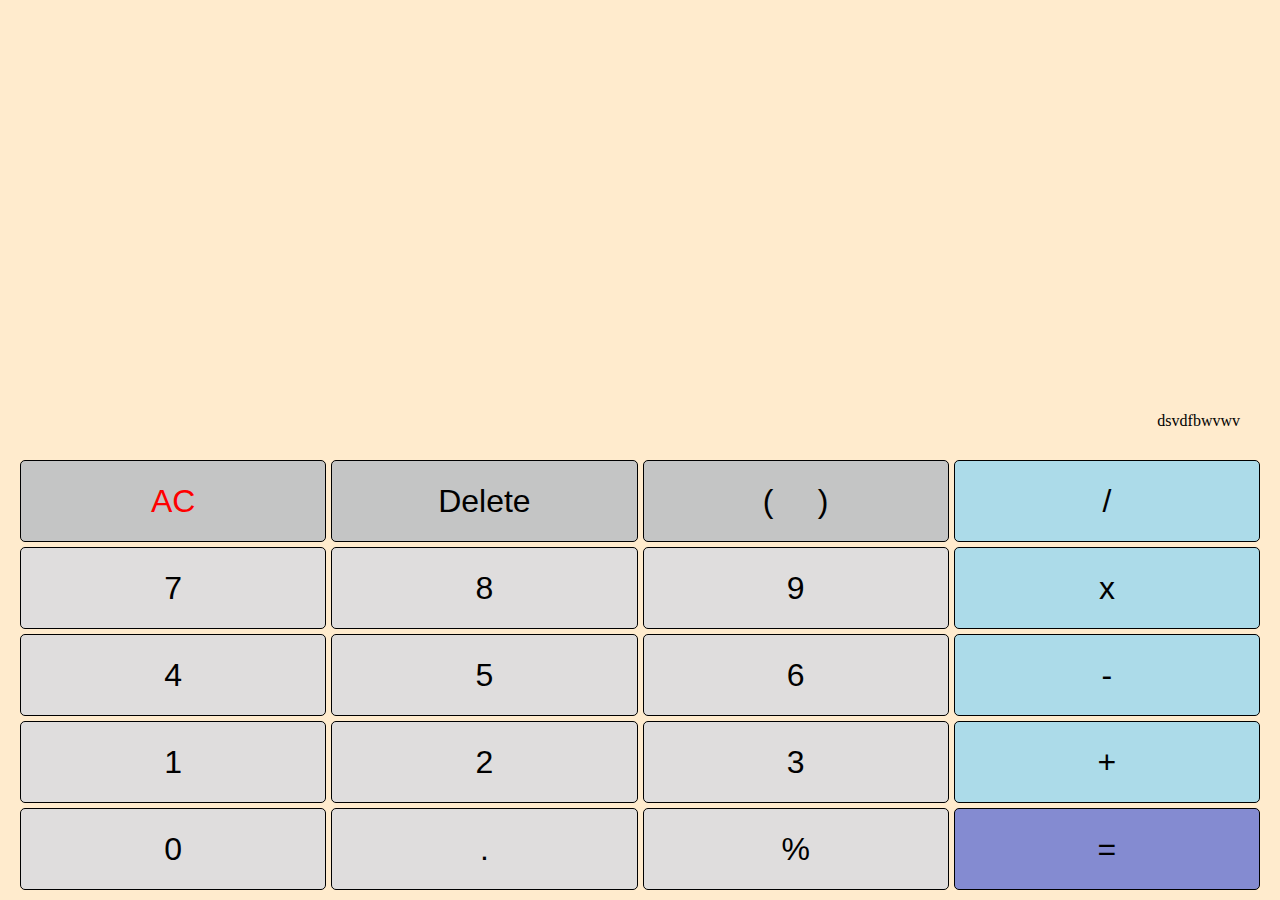
<file: calculator/index.html>
<!DOCTYPE html>
<html lang="en">

<head>
    <meta charset="UTF-8">
    <meta name="viewport" content="width=device-width, initial-scale=1.0">
    <title>Calculator</title>
    <link rel="stylesheet" href="style.css">
    <script src="script.js"></script>
</head>

<body>
    <div class="output">
        <p id="return">dsvdfbwvwv</p>
    </div>
    <section class="calc-buttons">
        <button class="btn1">AC</button>
        <button class="btn2">Delete</button>
        <button class="btn3">(&nbsp; &nbsp; &nbsp;)</button>
        <button id="/" class="btn4">/</button>
        <button id="7" class="btn5">7</button>
        <button id="8" class="btn6">8</button>
        <button id="9" class="btn7">9</button>
        <button id="X" class="btn8">x</button>
        <button id="4" class="btn9">4</button>
        <button id="5" class="btn10">5</button>
        <button id="6" class="btn11">6</button>
        <button id="-" class="btn12">-</button>
        <button id="1" class="btn13">1</button>
        <button id="2" class="btn14">2</button>
        <button id="3" class="btn15">3</button>
        <button id="+" class="btn16">+</button>
        <button id="0" class="btn17">0</button>
        <button id="." class="btn18">.</button>
        <button id="%" class="btn19">%</button>
        <button id="=" class="btn20">=</button>
    </section>
</body>

</html>
</file>
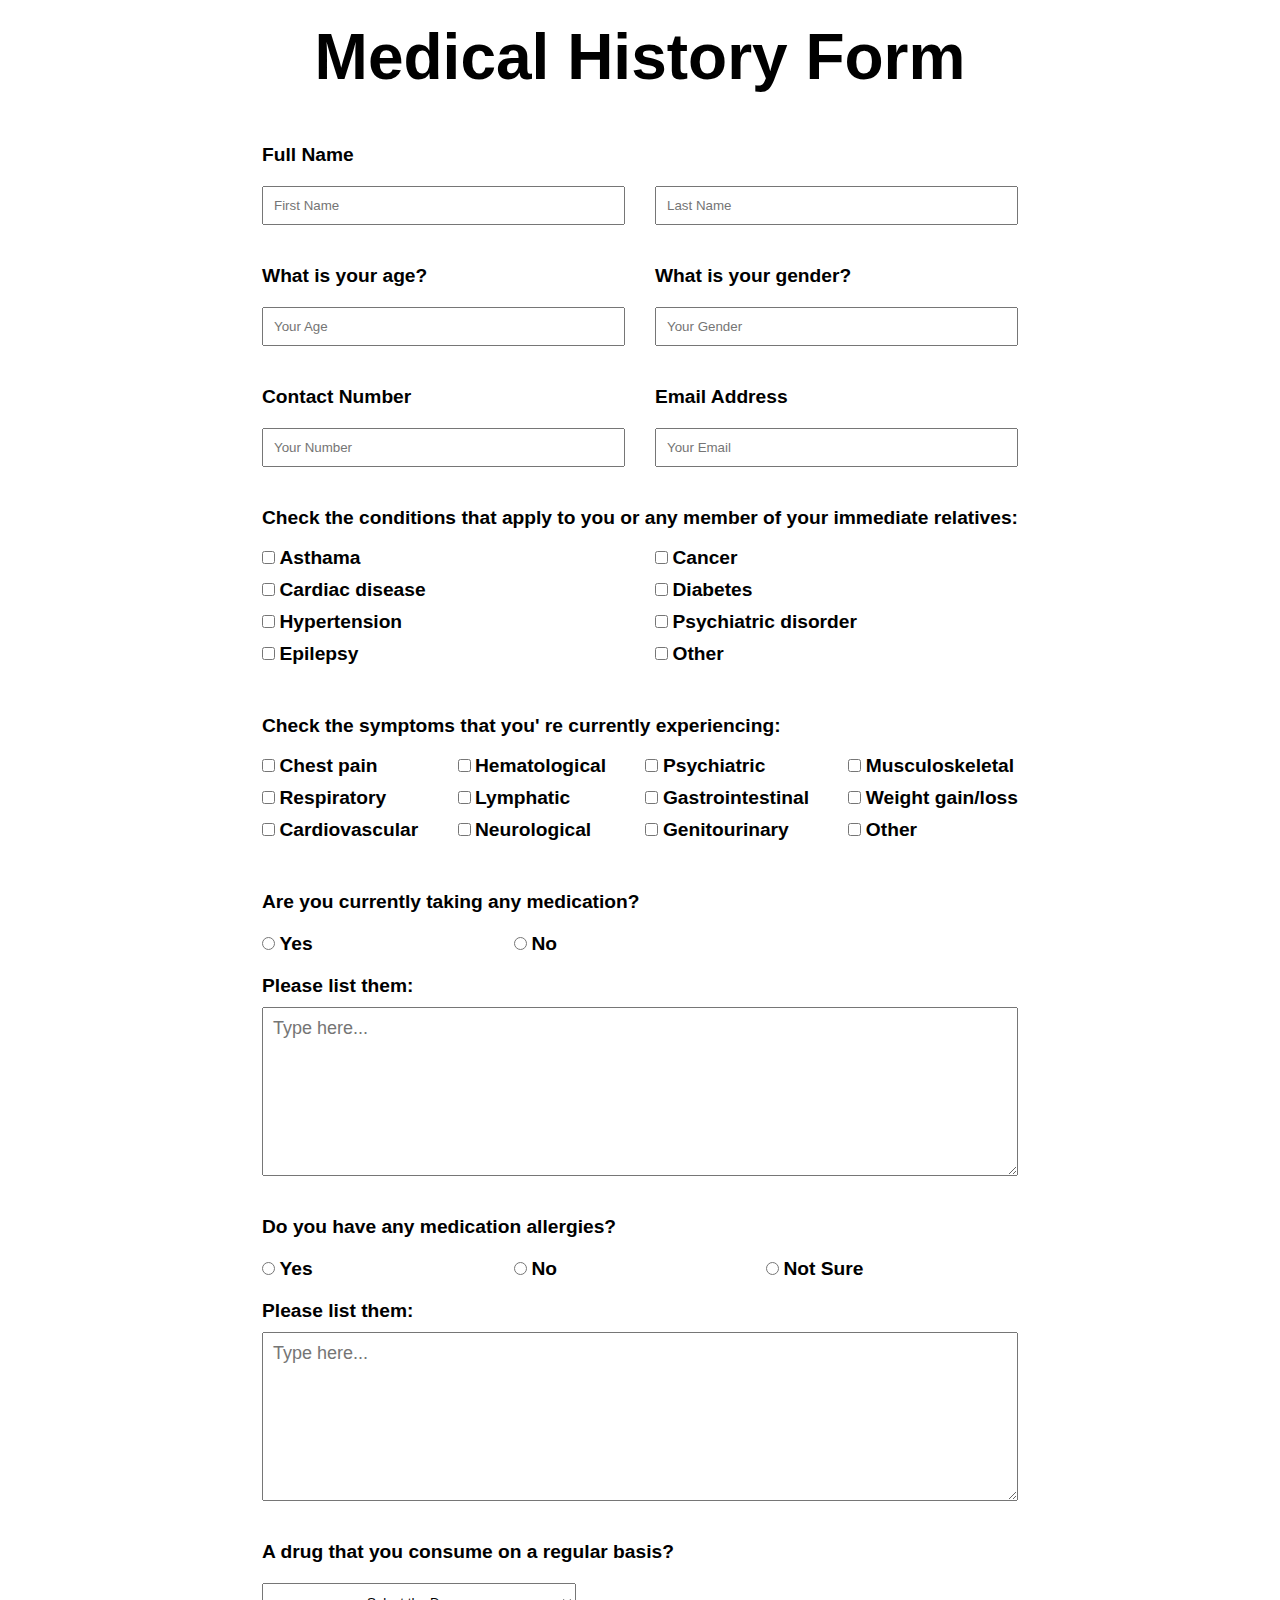
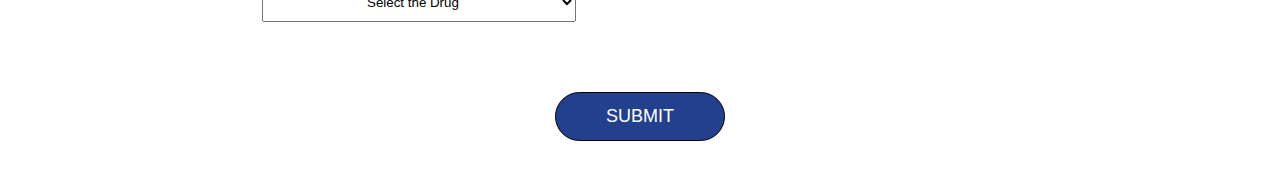
<file: forms/index.html>
<!DOCTYPE html>
<html lang="en">

<head>
    <meta charset="UTF-8">
    <meta name="viewport" content="width=device-width, initial-scale=1.0">
    <title>Forms</title>
    <link rel="stylesheet" href="style.css">
    <script src="script.js"></script>
</head>

<body>
    <header>
        <h1>Medical History Form</h1>
    </header>

    <form action="">
        <!-- Person -->

        <label for="fullName">Full Name</label>
        <div class="fullName" id="fullName">
            <input type="text" name="fullName" class="name" id="firstName" placeholder="First Name">
            <input type="text" name="fullName" class="name" id="lastName" placeholder="Last Name">
        </div>

        <div class="age-gender" id="age-gender">
            <div class="agDiv">
                <label for="age">What is your age?</label>
                <input type="number" name="age" id="age" class="yourAG" placeholder="Your Age">
            </div>
            <div class="agDiv">
                <label for="gender">What is your gender?</label>
                <input type="text" name="gender" id="gender" class="yourAG" placeholder="Your Gender">
            </div>
        </div>

        <div class="contact" id="contact">
            <div class="neDiv">
                <label for="contactNumber">Contact Number</label>
                <input type="tel" name="contactNumber" id="contactNumber" class="numEmail" placeholder="Your Number">
            </div>

            <div class="neDiv">
                <label for="email">Email Address</label>
                <input type="tel" name="email" id="email" class="numEmail" placeholder="Your Email">
            </div>
        </div>

        <!-- conditions -->
        <div class="condition">
            <label for="conditions">Check the conditions that apply to you or any member of your immediate
                relatives:</label><br>

            <div class="condition-checkboxes">
                <div class="cndt-box">
                    <div>
                        <input type="checkbox" name="condition" id="condition-1" value="Asthama">
                        <label for="condition-1">Asthama</label>
                    </div>
                    <div>
                        <input type="checkbox" name="condition" id="condition-2" value="Cardiac disease">
                        <label for="condition-2">Cardiac disease</label>
                    </div>
                    <div>
                        <input type="checkbox" name="condition" id="condition-3" value="Hypertension">
                        <label for="condition-3">Hypertension</label>
                    </div>
                    <div>
                        <input type="checkbox" name="condition" id="condition-4" value="Epilepsy">
                        <label for="condition-4">Epilepsy</label>
                    </div>
                </div>
                <div class="cndt-box">
                    <div>
                        <input type="checkbox" name="condition" id="condition-5" value="Cancer">
                        <label for="condition-5">Cancer</label>
                    </div>
                    <div>
                        <input type="checkbox" name="condition" id="condition-6" value="Diabetes">
                        <label for="condition-6">Diabetes</label>
                    </div>
                    <div>
                        <input type="checkbox" name="condition" id="condition-7" value="Psychiatric disorder">
                        <label for="condition-7">Psychiatric disorder</label>
                    </div>
                    <div>
                        <input type="checkbox" name="condition" id="condition-8" value="Other">
                        <label for="condition-8">Other</label>
                    </div>
                </div>
            </div>
            <input type="text" class="other-option" id="other-option" placeholder="Type other options here...">
        </div>

        <!-- symptoms -->
        <div class="symptoms">

            <label for="symptoms">Check the symptoms that you' re currently experiencing:</label><br>

            <div class="symptoms-checkboxes">
                <div class="symtm-box">
                    <div>
                        <input type="checkbox" name="symptom" id="symptom-1" value="Chest pain">
                        <label for="symptom-1">Chest pain</label>
                    </div>
                    <div>
                        <input type="checkbox" name="symptom" id="symptom-2" value="Respiratory">
                        <label for="symptom-2">Respiratory</label>
                    </div>
                    <div>
                        <input type="checkbox" name="symptom" id="symptom-3" value="Cardiovascular">
                        <label for="symptom-3">Cardiovascular</label>
                    </div>
                </div>

                <div class="symtm-box">
                    <div>
                        <input type="checkbox" name="symptom" id="symptom-4" value="Hematological">
                        <label for="symptom-4">Hematological</label><br>
                    </div>
                    <div>
                        <input type="checkbox" name="symptom" id="symptom-5" value="Lymphatic">
                        <label for="symptom-5">Lymphatic</label>
                    </div>
                    <div>
                        <input type="checkbox" name="symptom" id="symptom-6" value="Neurological">
                        <label for="symptom-6">Neurological</label>
                    </div>
                </div>

                <div class="symtm-box">
                    <div>
                        <input type="checkbox" name="symptom" id="symptom-7" value="Psychiatric">
                        <label for="symptom-7">Psychiatric</label>
                    </div>
                    <div>
                        <input type="checkbox" name="symptom" id="symptom-8" value="Gastrointestinal">
                        <label for="symptom-8">Gastrointestinal</label>
                    </div>
                    <div>
                        <input type="checkbox" name="symptom" id="symptom-9" value="Genitourinary">
                        <label for="symptom-9">Genitourinary</label>
                    </div>
                </div>

                <div class="symtm-box">
                    <div>
                        <input type="checkbox" name="symptom" id="symptom-10" value="Musculoskeletal">
                        <label for="symptom-10">Musculoskeletal</label>
                    </div>
                    <div>
                        <input type="checkbox" name="symptom" id="symptom-11" value="Weight gain/loss">
                        <label for="symptom-11">Weight gain/loss</label>
                    </div>
                    <div>
                        <input type="checkbox" name="symptom" id="symptom-12" value="Other">
                        <label for="symptom-12">Other</label>
                    </div>
                </div>
            </div>
            <input type="text" class="other-option" id="other-option-sym" placeholder="Type other options here...">
        </div>

        <!-- On medication -->
        <div class="medication">
            <label for="onMedication">Are you currently taking any medication?</label>

            <div class="radio-yn">
                <div>
                    <input type="radio" name="medication" id="yes">
                    <label for="yes">Yes</label>
                </div>
                <div>
                    <input type="radio" name="medication" id="no">
                    <label for="no">No</label>
                </div>
                <div></div>
            </div>

            <div class="currentMedi">
                <label for="allMedications">Please list them:</label>
                <textarea name="allMedications" id="allMedications" class="input-medi" placeholder="Type here..."
                    rows="7"></textarea>
            </div>
        </div>
        <!-- Allergies -->
        <div class="medi-allergies">
            <label for="medicationallergies">Do you have any medication allergies?</label>

            <div class="radio-ynNs">
                <div>
                    <input type="radio" name="allergies" id="yes">
                    <label for="yes">Yes</label>
                </div>
                <div>
                    <input type="radio" name="allergies" id="no">
                    <label for="no">No</label>
                </div>
                <div>
                    <input type="radio" name="allergies" id="notSure">
                    <label for="notSure">Not Sure</label>
                </div>
            </div>
            <div class="currentalrg">
                <label for="allAllergies">Please list them:</label>
                <textarea name="allAllergies" id="allAllergies" class="input-alrg" placeholder="Type here..."
                    rows="7"></textarea>

            </div>
        </div>

        <!-- drugs -->
        <div class="drugs">
            <label for="useDrugs">A drug that you consume on a regular basis?</label><br>

            <select name="drugs" id="useDrugs">
                <option value="">Select the Drug</option>
                <option value="marijuana">Marijuana</option>
                <option value="cocaine">Cocaine</option>
                <option value="meth">Meth</option>
                <option value="lsd">LSD</option>
                <option value="Melatonin">Melatonin</option>
                <option value="liquor">Liquor</option>
                <option value="tobacco">Tobacco</option>
            </select>
        </div>

        <div class="sbmt-btn">
            <button type="submit" id="submit" onclick="execute()">SUBMIT</button>
        </div>
    </form>
    <div id="show-out"></div>
</body>

</html>
</file>
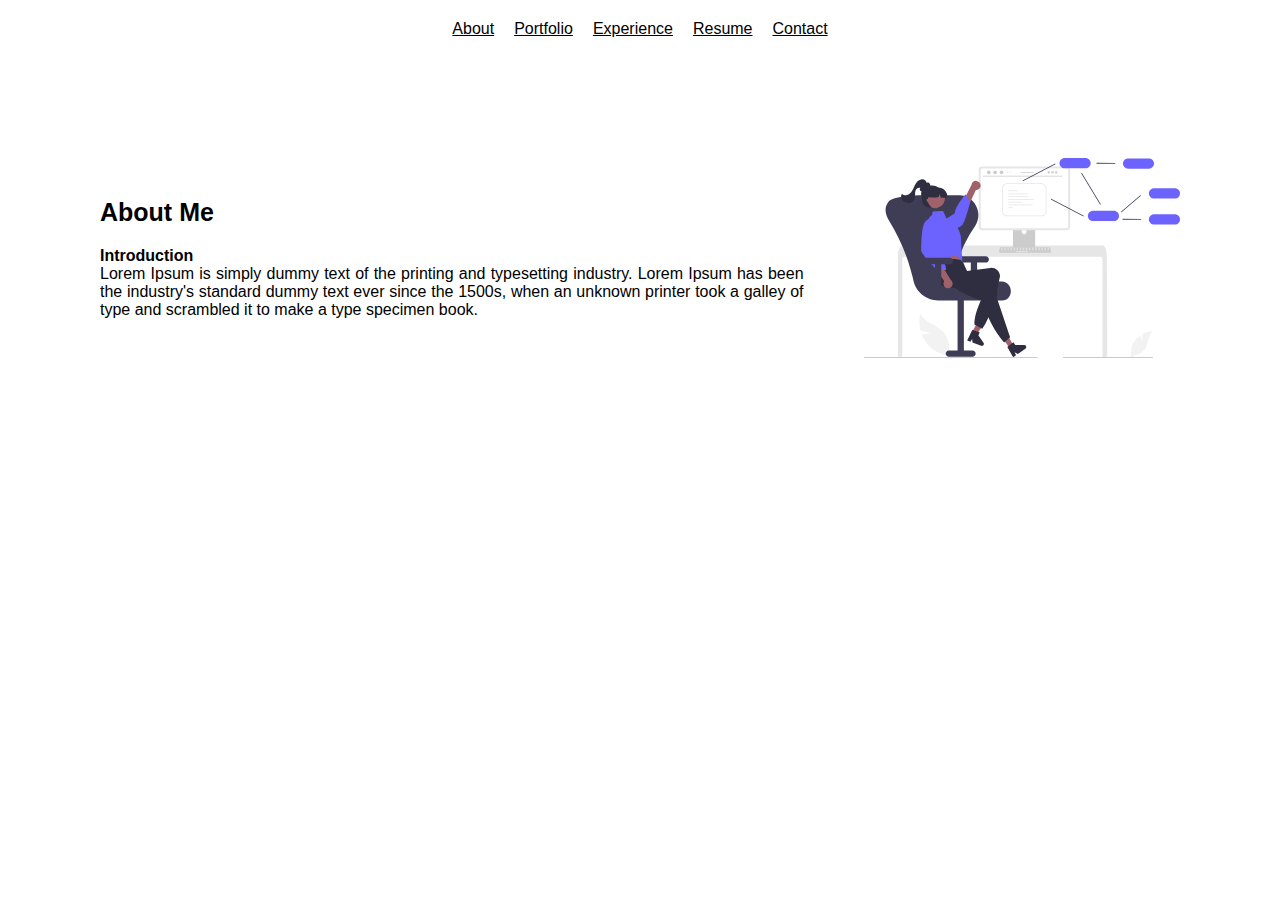
<file: portfolio-responsive/index.html>
<!DOCTYPE html>
<html lang="en">

<head>
    <meta charset="UTF-8" />
    <meta name="viewport" content="width=device-width, initial-scale=1.0" />
    <title>Portfolio</title>
    <link rel="stylesheet" href="style.css" />
</head>

<body>
    <nav>
        <a class="navbar" href="#">About</a>
        <a class="navbar" href="#">Portfolio</a>
        <a class="navbar" href="#">Experience</a>
        <a class="navbar" href="#">Resume</a>
        <a class="navbar" href="#">Contact</a>
    </nav>

    <main>
        <!-- <section class="sec1">
            <div class="box-1">
                <h1>Hi, I'm <br> Timotheus</h1>
                <h3>I'm a UIUX Designer.</h4>

                    <input class="btn-primary" type="button" value="CONTACT" />
                    <input class="btn-secondary" type="button" value="SKILLS" />
            </div>
            <img src="assets/profilepic.png" alt="profilePic" />
        </section>

        <div class="box-2">
            <div>
                <img src="[data-uri]"
                    alt="Figma" /><a href="#">Figma</a>
            </div>
            <div>
                <img src="[data-uri]"
                    alt="Behance" /><a href="#">Behance</a>
            </div>
            <div>
                <img src="[data-uri]"
                    alt="Adobe Xd" /><a href="#">Adobe Xd</a>
            </div>
            <div>
                <img src="[data-uri]"
                    alt="Illustrator" /><a href="#">Illustrator</a>
            </div>
        </div> -->

        <section class="sec-2">
            <div>
                <h3>About Me</h5>
                    <h4>Introduction</h4>
                    <p>Lorem Ipsum is simply dummy text of the printing and typesetting industry. Lorem Ipsum has been
                        the
                        industry's standard dummy text ever since the 1500s, when an unknown printer took a galley of
                        type and
                        scrambled it to make a type specimen book. </p>
            </div>

            <img src="assets/laptopwork.svg" alt="">
        </section>

        <!-- <section class="sec-3">
            <h3>What i do as a designer</h3>

            <div class="cardbox">
                <div class="card-1">
                    <img src="assets/tablet.svg" alt="picture-1">
                    <h3>Web UIUX Design</h3>
                    <p>t is a long established fact that a reader will be by the readable</p>
                    <button>GET STARTED</button>
                </div>
                <div class="card-2">
                    <img src="assets/phone.svg" alt="picture-2">
                    <h3>App UIUX Design</h3>
                    <p>t is a long established fact that a reader will be by the readable</p>
                    <button>GET STARTED</button>
                </div>
                <div class="card-3">
                    <img src="assets/dashboard.svg" alt="picture-3">
                    <h3>Dashboard & Saas</h3>
                    <p>t is a long established fact that a reader will be by the readable</p>
                    <button>GET STARTED</button>
                </div>
            </div>

        </section>

        <section class="sec-4">
            <div class="skillBox">
                <h3>Skills</h3>
                <div>
                    <p>Figma</p>
                    <p>87</p>
                </div>
                <div>
                    <p>Adobe Xd</p>
                    <p>79</p>
                </div>
                <div>
                    <p>Adobe Illustrator</p>
                    <p>92</p>
                </div>
                <div>
                    <p>Adobe Photoshop</p>
                    <p>99</p>
                </div>
            </div>

            <img src="assets/workdesk.svg" alt="workdesk">
        </section> -->
    </main>
</body>

</html>
</file>
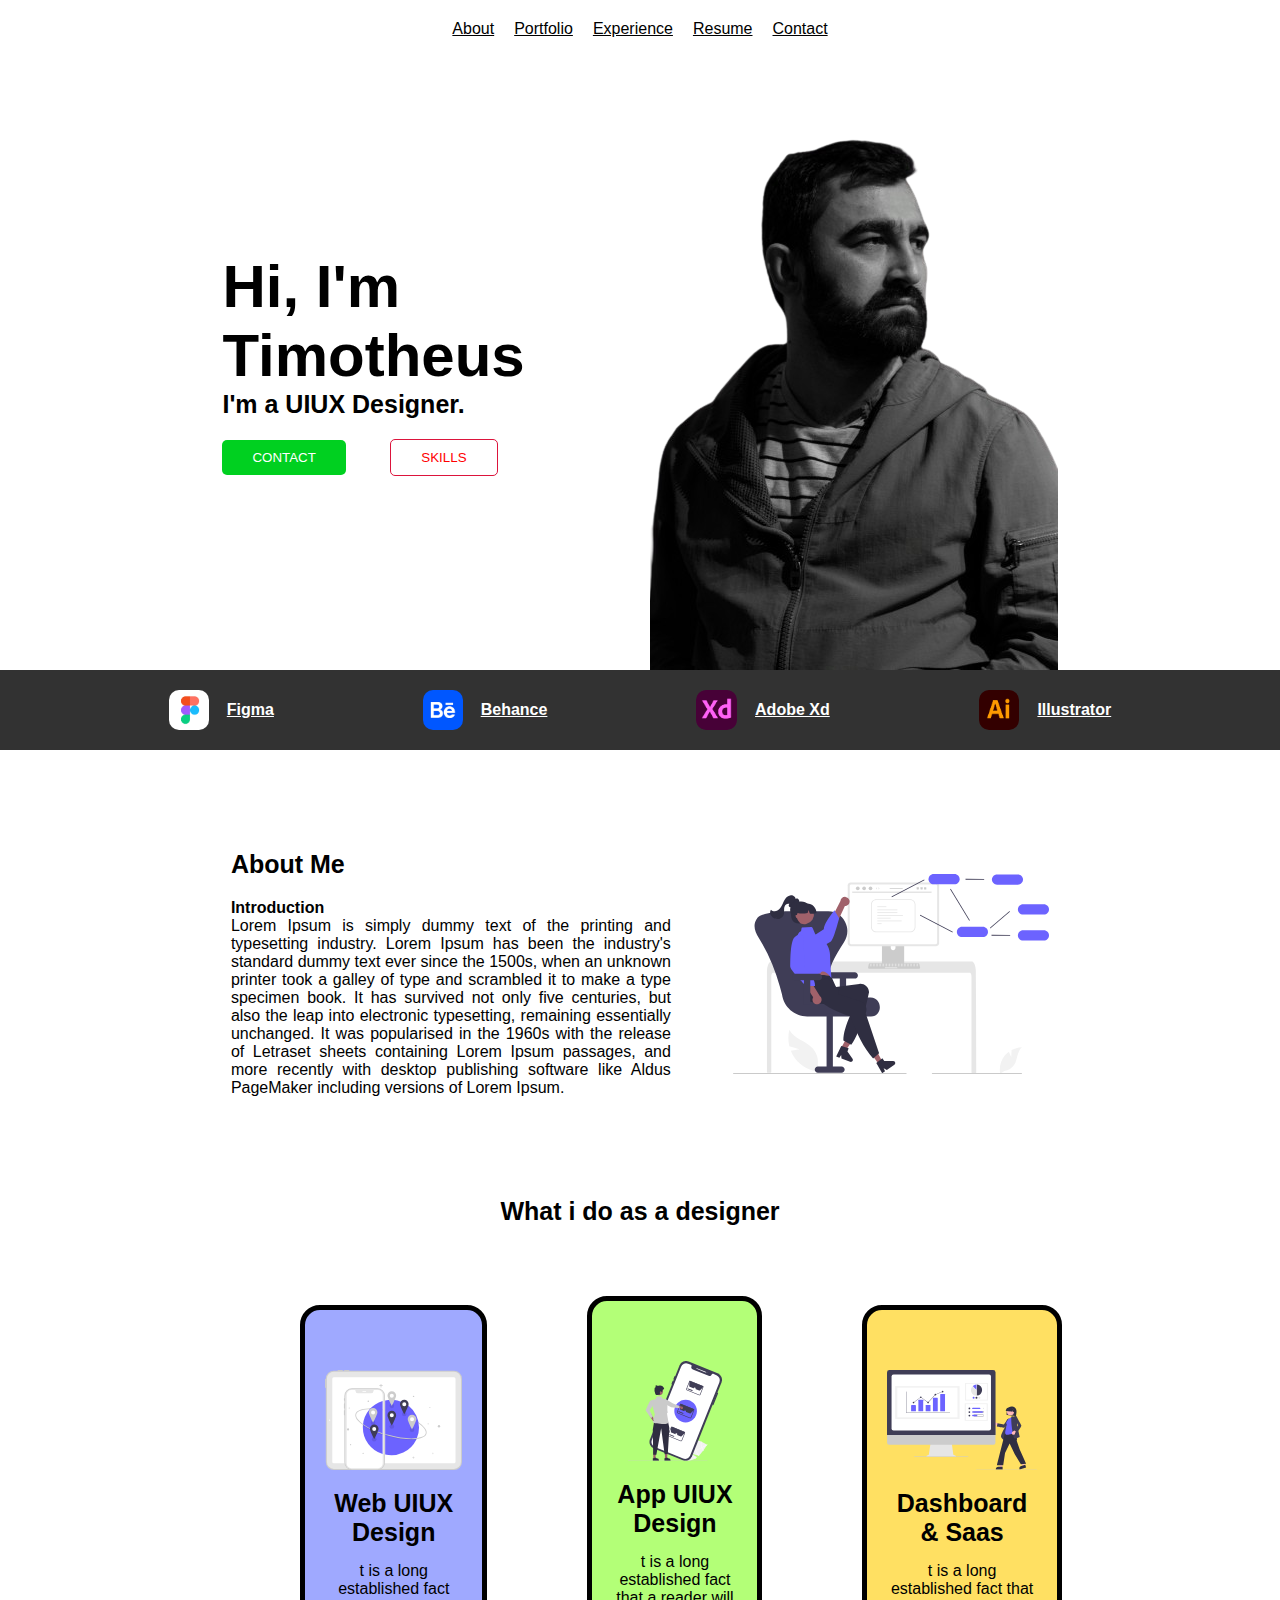
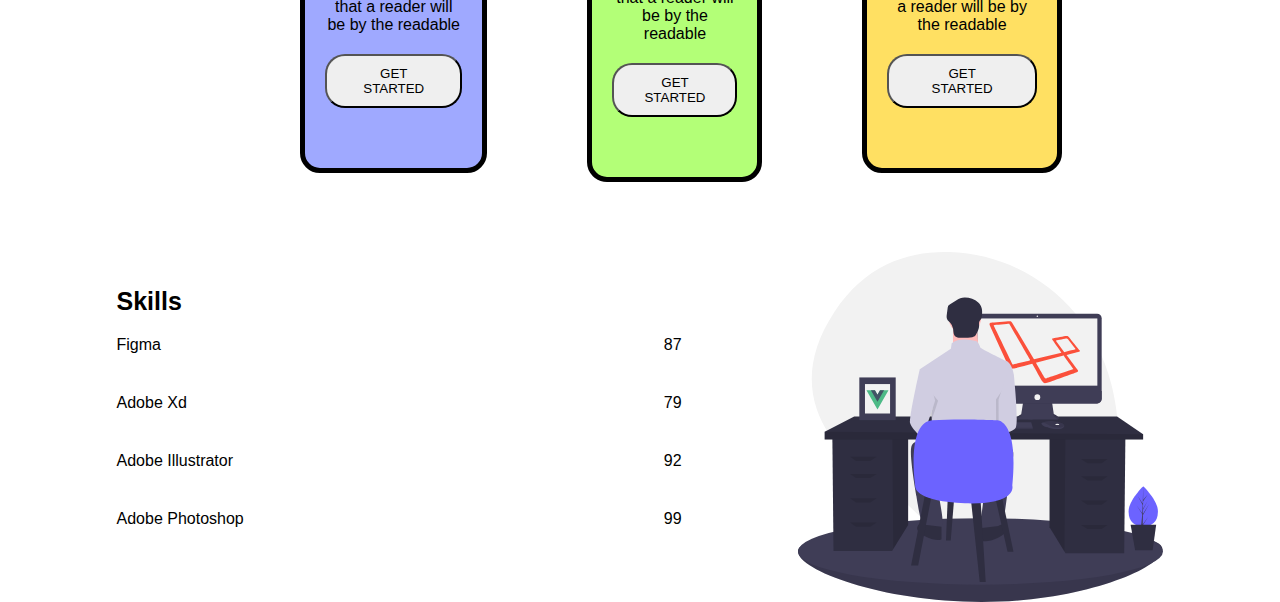
<file: portfolio/index.html>
<!DOCTYPE html>
<html lang="en">

<head>
    <meta charset="UTF-8" />
    <meta name="viewport" content="width=device-width, initial-scale=1.0" />
    <title>Portfolio</title>
    <link rel="stylesheet" href="style.css" />
</head>

<body>
    <nav>
        <a class="navbar" href="#">About</a>
        <a class="navbar" href="#">Portfolio</a>
        <a class="navbar" href="#">Experience</a>
        <a class="navbar" href="#">Resume</a>
        <a class="navbar" href="#">Contact</a>
    </nav>

    <main>
        <section class="sec1">
            <div class="box-1">
                <h1>Hi, I'm <br> Timotheus</h1>
                <h3>I'm a UIUX Designer.</h4>

                    <input class="btn-primary" type="button" value="CONTACT" />
                    <input class="btn-secondary" type="button" value="SKILLS" />
            </div>
            <img src="assets/profilepic.png" alt="profilePic" />
        </section>

        <div class="box-2">
            <div>
                <img src="[data-uri]"
                    alt="Figma" /><a href="#">Figma</a>
            </div>
            <div>
                <img src="[data-uri]"
                    alt="Behance" /><a href="#">Behance</a>
            </div>
            <div>
                <img src="[data-uri]"
                    alt="Adobe Xd" /><a href="#">Adobe Xd</a>
            </div>
            <div>
                <img src="[data-uri]"
                    alt="Illustrator" /><a href="#">Illustrator</a>
            </div>
        </div>

        <section class="sec-2">
            <div>
                <h3>About Me</h5>
                    <h4>Introduction</h4>
                    <p>Lorem Ipsum is simply dummy text of the printing and typesetting industry. Lorem Ipsum has been
                        the
                        industry's standard dummy text ever since the 1500s, when an unknown printer took a galley of
                        type and
                        scrambled it to make a type specimen book. It has survived not only five centuries, but also the
                        leap
                        into electronic typesetting, remaining essentially unchanged. It was popularised in the 1960s
                        with the
                        release of Letraset sheets containing Lorem Ipsum passages, and more recently with desktop
                        publishing
                        software like Aldus PageMaker including versions of Lorem Ipsum.</p>
            </div>

            <img src="assets/laptopwork.svg" alt="">
        </section>

        <section class="sec-3">
            <h3>What i do as a designer</h3>

            <div class="cardbox">
                <div class="card-1">
                    <img src="assets/tablet.svg" alt="picture-1">
                    <h3>Web UIUX Design</h3>
                    <p>t is a long established fact that a reader will be by the readable</p>
                    <button>GET STARTED</button>
                </div>
                <div class="card-2">
                    <img src="assets/phone.svg" alt="picture-2">
                    <h3>App UIUX Design</h3>
                    <p>t is a long established fact that a reader will be by the readable</p>
                    <button>GET STARTED</button>
                </div>
                <div class="card-3">
                    <img src="assets/dashboard.svg" alt="picture-3">
                    <h3>Dashboard & Saas</h3>
                    <p>t is a long established fact that a reader will be by the readable</p>
                    <button>GET STARTED</button>
                </div>
            </div>

        </section>

        <section class="sec-4">
            <div class="skillBox">
                <h3>Skills</h3>
                <div>
                    <p>Figma</p>
                    <p>87</p>
                </div>
                <div>
                    <p>Adobe Xd</p>
                    <p>79</p>
                </div>
                <div>
                    <p>Adobe Illustrator</p>
                    <p>92</p>
                </div>
                <div>
                    <p>Adobe Photoshop</p>
                    <p>99</p>
                </div>
            </div>

            <img src="assets/workdesk.svg" alt="workdesk">
        </section>
    </main>
</body>

</html>
</file>
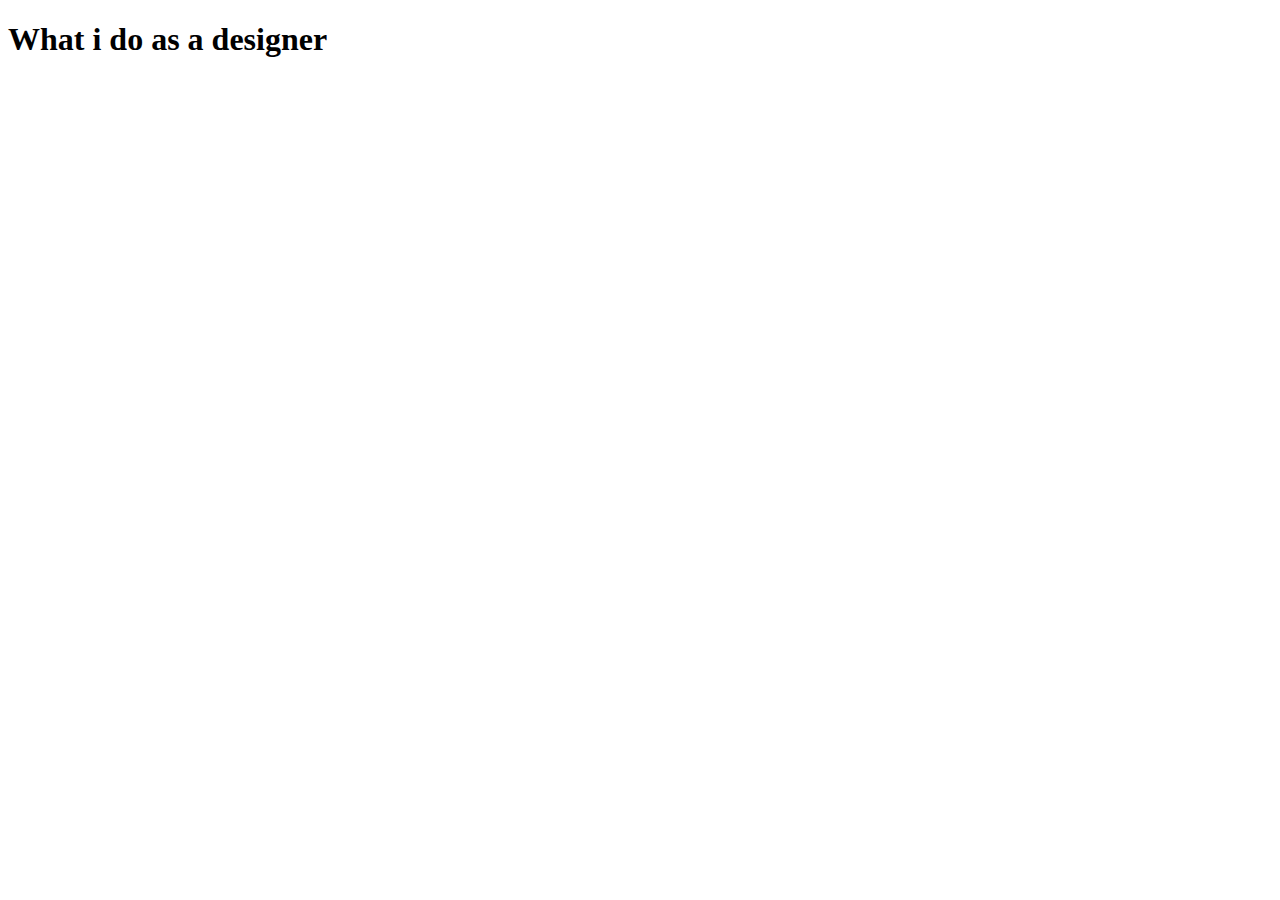
<file: portfolio-responsive/page2.html>
<!DOCTYPE html>
<html lang="en">
<head>
    <meta charset="UTF-8">
    <meta name="viewport" content="width=device-width, initial-scale=1.0">
    <title>Portfolio</title>
</head>
<body>
    <main>
        <h1>What i do as a designer</h1>
        <div>
            
        </div>
        <div></div>
        <div></div>
    </main>
</body>
</html>
</file>
<file: calculator/style.css>
*{
    margin: 0;
}
body{
    display: grid;
    grid-template-rows: 1fr 1fr;
    height: 100vh;
    width: 100vw;
}
.calc-buttons{
    display: grid;
    grid-template-columns: repeat(4, 1fr);
    grid-template-rows: repeat(5, 1fr);
    gap: 5px;
    background-color: blanchedalmond;
    padding: 10px 20px;
}
section{
    
}

.output{
    background-color: blanchedalmond;
    display: flex;
    justify-content: end;
    align-items: end;
    padding: 20px 40px;
}

/* button{
    border-radius: 5px;
    border: 1px solid black;
    background-color: rgb(223, 221, 221);
    font-size: larger;
} */

button{
    position: relative;
    border-radius: 5px;
    border: 1px solid black;
    background-color: rgb(223, 221, 221);
    font-size: xx-large;
    -webkit-transition-duration: 0.4s; /* Safari */
    transition-duration: 0.4s;
    text-decoration: none;
    overflow: hidden;
    cursor: pointer;
}


.calc-buttons button:nth-child(-n+3){
    background-color: #c4c5c5;
}

.calc-buttons button:nth-child(4n){
    background-color:  #acdbe9;
}


.calc-buttons button:nth-last-child(1){
    background-color: rgb(132, 139, 209);
}

.calc-buttons button:nth-child(1){
    color: red;
}
/* button:active{
    background-color: black;
} */
button:after {
    content: "";
    background: rgb(71, 77, 141);
    display: block;
    position: absolute;
    padding-top: 300%;
    padding-left: 350%;
    margin-left: -20px!important;
    margin-top: -120%;
    opacity: 0;
    transition: all 0.8s
  }
  
button:active:after {
    padding: 0;
    margin: 0;
    opacity: 1;
    transition: 0s
  }
</file>
<file: forms/style.css>
*{
   margin: 0;
   font-family: 'Segoe UI', Tahoma, Geneva, Verdana, sans-serif;
}
body{
    display: flex;
    justify-content: center;
    align-items: center;
    flex-direction:column;
}

header{
    font-size: xx-large;
    margin-bottom: 50px;
    margin-top: 20px;
}
label{
    font-weight: bold;
    font-size: larger;
}


/* full name */
.fullName{
    display: flex;
    justify-content: space-between;
    align-items: center;
    margin: 20px 0px;
    gap: 30px;
}
.name{
    flex: 1;
    padding: 10px;
}


/* age/gender */
.age-gender{
    display: flex;
    justify-content: space-between;
    gap: 30px;
    margin: 40px 0px;
}
.agDiv{
    flex: 1;
    display: flex;
    flex-direction: column;
}
.yourAG{
    margin-top: 20px;
    padding: 10px;
}


/* contact info */
.contact{
    display: flex;
    justify-content: space-between;
    gap: 30px;
    margin: 40px 0px;
}
.neDiv{
    flex: 1;
    display: flex;
    flex-direction: column;
}
.numEmail{
    padding: 10px;
    margin-top: 20px;
}


/* condition */
.condition{
    display: flex;
    flex-direction: column;
    margin: 40px 0px;
}
.condition-checkboxes{
    display: flex;
    justify-content: space-between;
    gap: 30px;
}
.cndt-box{
    display: flex;
    flex-direction: column;
    flex: 1;
}
.cndt-box div{
    margin-bottom: 10px;
}

.other-option{
    padding: 10px;
    display: none;
}


/* symptoms */
.symptoms{
    display: flex;
    flex-direction: column;
    margin: 40px 0px;
}
.symptoms-checkboxes{
    display: flex;
    justify-content: space-between;
}
/* .symtm-box{
    display: flex;
    flex-direction: column;
    flex: 1;
    background-color: aqua;
} */
.symtm-box div{
    margin-bottom: 10px;
}



/* medication */
.medication{
    margin: 40px 0px;
}
.radio-yn{
    display: flex;
    justify-content: space-between;
    margin: 20px 0px;
}
.radio-yn div{
    flex: 1;
}
.input-medi{
    margin-top: 10px;
}
.currentMedi{
    display: flex;
    flex-direction: column;
}
textarea::placeholder{
    font-size: large;
}
textarea{
    padding: 10px;
    font-size: large;
}



/* medication allergies */
.medi-allergies{
    margin: 40px 0px;
}
.radio-ynNs{
    display: flex;
    justify-content: space-between;
    margin: 20px 0px;
}
.radio-ynNs div{
    flex: 1;
}
.input-alrg{
    margin-top: 10px;
}
.currentalrg{
    display: flex;
    flex-direction: column;
}
textarea::placeholder{
    font-size: large;
}
textarea{
    padding: 10px;
    font-size: large;
}


/* drug */
.drugs select{
    margin: 20px 0px;
    padding: 10px 100px;
}


.sbmt-btn{
    display: flex;
    justify-content: center;
    margin: 50px 0px;
}
button{
    padding: 13px 50px;
    font-size: large;
    border-radius: 30px;
    border: 1px solid black;
    background-color: rgb(35, 64, 142);
    color: white;
    cursor: pointer;
}
</file>
<file: portfolio-responsive/style.css>
* {
  margin: 0;
  font-family: "Segoe UI", Tahoma, Geneva, Verdana, sans-serif;
}

@keyframes example {
  from {
    background-color: red;
  }
  to {
    background-color: yellow;
  }
}

nav {
  display: flex;
  justify-content: center;
  align-items: center;
  gap: 20px;
  padding: 20px 0;
}
h1 {
  font-size: 60px;
  font-weight: 900;
}
h3 {
  font-size: 25px;
  font-weight: 800;
  padding-bottom: 20px;
}
.navbar {
  color: black;
}
.navbar:hover {
  text-decoration: underline;
}

.sec1 {
  display: flex;
  justify-content: center;
  align-items: center;
  gap: 7rem;
}

input[type="button"] {
  padding: 10px 30px;
  margin-right: 40px;
}
input[type="button"]:hover {
  cursor: pointer;
}
.btn-primary {
  background-color: rgb(0, 208, 32);
  color: white;
  border: 0cap;
  border-radius: 5px;
}
.btn-secondary {
  background-color: white;
  color: red;
  border: 1px solid crimson;
  border-radius: 5px;
}

.box-2 {
  background-color: rgb(50, 50, 50);
  padding: 20px;
  display: flex;
  justify-content: space-evenly;
  align-items: center;
}
.box-2 div > img {
  height: 40px;
  border-radius: 10px;
}
.box-2 div > a {
  color: white;
}
.box-2 div {
  display: flex;
  justify-content: center;
  align-items: center;
  gap: 18px;
  font-weight: bolder;
}

.sec-2 {
  display: flex;
  justify-content: center;
  align-items: center;
  flex-direction: column-reverse;
  padding: 100px 30px;
  animation-name: example;
  animation-iteration-count: infinite;
  animation-direction: alternate;
  animation-duration: 4s;
}

/* What happens when screen width is above 800px */
@media screen and (min-width: 800px) {
  .sec-2 {
    flex-direction: row;
    padding: 100px 100px;
  }
}

.sec-2 > img {
  margin-bottom: 60px;
  /* height: 200px; */
  height: 100px;
  transition: width 1s, height 1s;
}

.sec-2 div {
  width: 90%;
}

/* What happens when screen width is above 600px */
@media screen and (min-width: 800px) {
  .sec-2 > img {
    margin-bottom: 0px;
    margin-left: 60px;
    height: 200px;
    transition: width 1s, height 1s;
  }
  /* 
  .sec-2 div {
    width: 90%;
  } */
}

.sec-2 div > p {
  text-align: justify;
}

.sec-3 > h3 {
  text-align: center;
  margin-bottom: 50px;
}
.sec-3 {
  padding: 0 100px;
}

.cardbox h3 {
  padding-bottom: 15px;
}

.cardbox p {
  margin-bottom: 20px;
}

button {
  padding: 10px 30px;
  border-radius: 20px;
}
.cardbox img {
  height: 100px;
  margin-bottom: 15px;
}
.cardbox {
  display: flex;
  justify-content: center;

  align-items: center;
  gap: 50px;
}

.card-1 {
  background-color: rgb(159, 169, 255);
  padding: 60px 20px;
  width: 300px;
  text-align: center;
  border: 5px solid black;
  border-radius: 20px;
}
.card-2 {
  background-color: rgb(179, 255, 119);
  padding: 60px 20px;
  width: 300px;
  text-align: center;
  border: 5px solid black;
  border-radius: 20px;
}

.card-3 {
  background-color: rgb(255, 224, 98);
  padding: 60px 20px;
  width: 300px;
  text-align: center;
  border: 5px solid black;
  border-radius: 20px;
}

.sec-4 {
  display: flex;
  justify-content: space-evenly;
  align-items: center;
  margin-top: 70px;
}

.sec-4 img {
  height: 350px;
  /* margin-top: 10px; */
}

.skillBox div {
  display: flex;
  justify-content: space-between;
  gap: 420px;
  margin-bottom: 40px;
}
</file>
<file: portfolio/style.css>
*{
    margin: 0;
    font-family: 'Segoe UI', Tahoma, Geneva, Verdana, sans-serif;
}

nav{
    display: flex;
    justify-content: center;
    align-items: center;
    gap: 20px;
    padding: 20px 0;
}
h1{
    font-size: 60px;
    font-weight: 900;
}
h3{
    font-size: 25px;
    font-weight: 800;
    padding-bottom: 20px;
}
.navbar{
    color: black;
}
.navbar:hover{
    text-decoration: underline;
}

.sec1{
    display: flex;
    justify-content: center;
    align-items: center;
    gap: 7rem;
}

input[type="button"]{
    padding: 10px 30px;
    margin-right: 40px;
}
input[type="button"]:hover{
    cursor: pointer;
}
.btn-primary{
    background-color: rgb(0, 208, 32);
    color: white;
    border: 0cap;
    border-radius: 5px;
}
.btn-secondary{
    background-color: white;
    color: red;
    border: 1px solid crimson;
    border-radius: 5px;
}

.box-2{
    background-color: rgb(50, 50, 50);
    padding: 20px;
    display: flex;
    justify-content: space-evenly;
    align-items: center;
}
.box-2 div > img{
    height: 40px;
    border-radius: 10px;
}
.box-2 div > a{
    color: white;
}
.box-2 div{
    display: flex;
    justify-content: center;
    align-items: center;
    gap: 18px;
    font-weight: bolder;
}

.sec-2{
    display: flex;
    justify-content: space-around;
    align-items: center;
    padding: 100px 200px;
}

.sec-2 > img{
    height: 200px;
}
.sec-2 div{
    width: 50%;
}
.sec-2 div > p{
    text-align: justify;
}




.sec-3 > h3{
    text-align: center;
    margin-bottom: 50px;
}
.sec-3{
    padding: 0 300px;
}

.cardbox h3{
    padding-bottom: 15px;
}

.cardbox p{
    margin-bottom: 20px;
}

button{
    padding: 10px 30px;
    border-radius: 20px;
}
.cardbox img{
    height: 100px;
    margin-bottom: 15px;
}
.cardbox{
    display: flex;
    justify-content: space-evenly;
    align-items: center;
    gap: 100px;
}

.card-1{
    background-color: rgb(159, 169, 255);
    padding: 60px 20px;
    text-align: center;
    border: 5px solid black;
    border-radius: 20px;
}
.card-2{
    background-color: rgb(179, 255, 119);
    padding: 60px 20px;
    text-align: center;
    border: 5px solid black;
    border-radius: 20px;
}

.card-3{
    background-color: rgb(255, 224, 98);
    padding: 60px 20px;
    text-align: center;
    border: 5px solid black;
    border-radius: 20px;
}


.sec-4{
    display: flex;
    justify-content: space-evenly;
    align-items: center;
    margin-top: 70px;
}

.sec-4 img{
    height: 350px;
    /* margin-top: 10px; */
}

.skillBox div{
    display: flex;
    justify-content: space-between;
    gap: 420px;
    margin-bottom: 40px;
}
</file>
